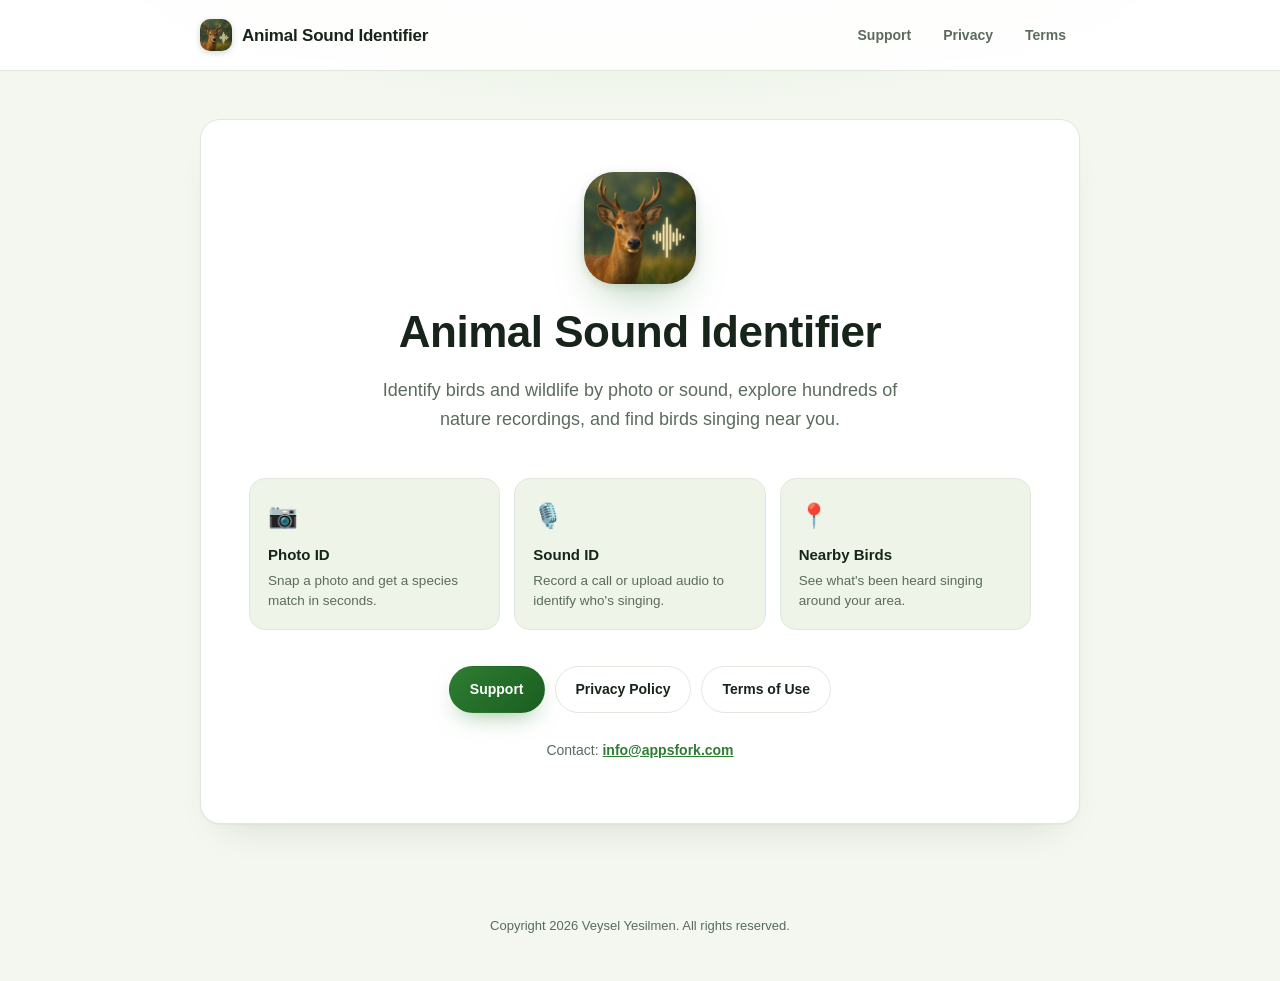
<file: index.html>
<!doctype html>
<html lang="en">
<head><meta charset="utf-8"/><meta name="viewport" content="width=device-width, initial-scale=1"/>
<title>Animal Sound Identifier</title><link rel="icon" type="image/png" href="./favicon.png?v=2"/><link rel="stylesheet" href="./styles.css?v=2"/></head>
<body><header><div class="wrap topbar"><a class="brand" href="./index.html"><img class="brand-icon" src="./icon.png?v=2" alt="Animal Sound Identifier"/>Animal Sound Identifier</a>
<nav aria-label="Legal and support"><a href="./support.html">Support</a><a href="./privacy.html">Privacy</a><a href="./terms.html">Terms</a></nav></div></header><main><div class="wrap"><article class="panel">
<div class="hero">
<img class="hero-icon" src="./icon.png?v=2" alt="Animal Sound Identifier app icon"/>
<h1>Animal Sound Identifier</h1>
<p class="lead">Identify birds and wildlife by photo or sound, explore hundreds of nature recordings, and find birds singing near you.</p>
</div>

<div class="feature-grid">
<div class="feature"><span class="emoji">📷</span><h3>Photo ID</h3><p>Snap a photo and get a species match in seconds.</p></div>
<div class="feature"><span class="emoji">🎙️</span><h3>Sound ID</h3><p>Record a call or upload audio to identify who's singing.</p></div>
<div class="feature"><span class="emoji">📍</span><h3>Nearby Birds</h3><p>See what's been heard singing around your area.</p></div>
</div>

<div class="button-row">
<a class="btn btn-primary" href="./support.html">Support</a>
<a class="btn btn-ghost" href="./privacy.html">Privacy Policy</a>
<a class="btn btn-ghost" href="./terms.html">Terms of Use</a>
</div>

<p class="contact-line" style="text-align:center">Contact: <a href="mailto:info@appsfork.com">info@appsfork.com</a></p>
</article></div></main><footer><div class="wrap">Copyright 2026 Veysel Yesilmen. All rights reserved.</div></footer></body></html>
</file>
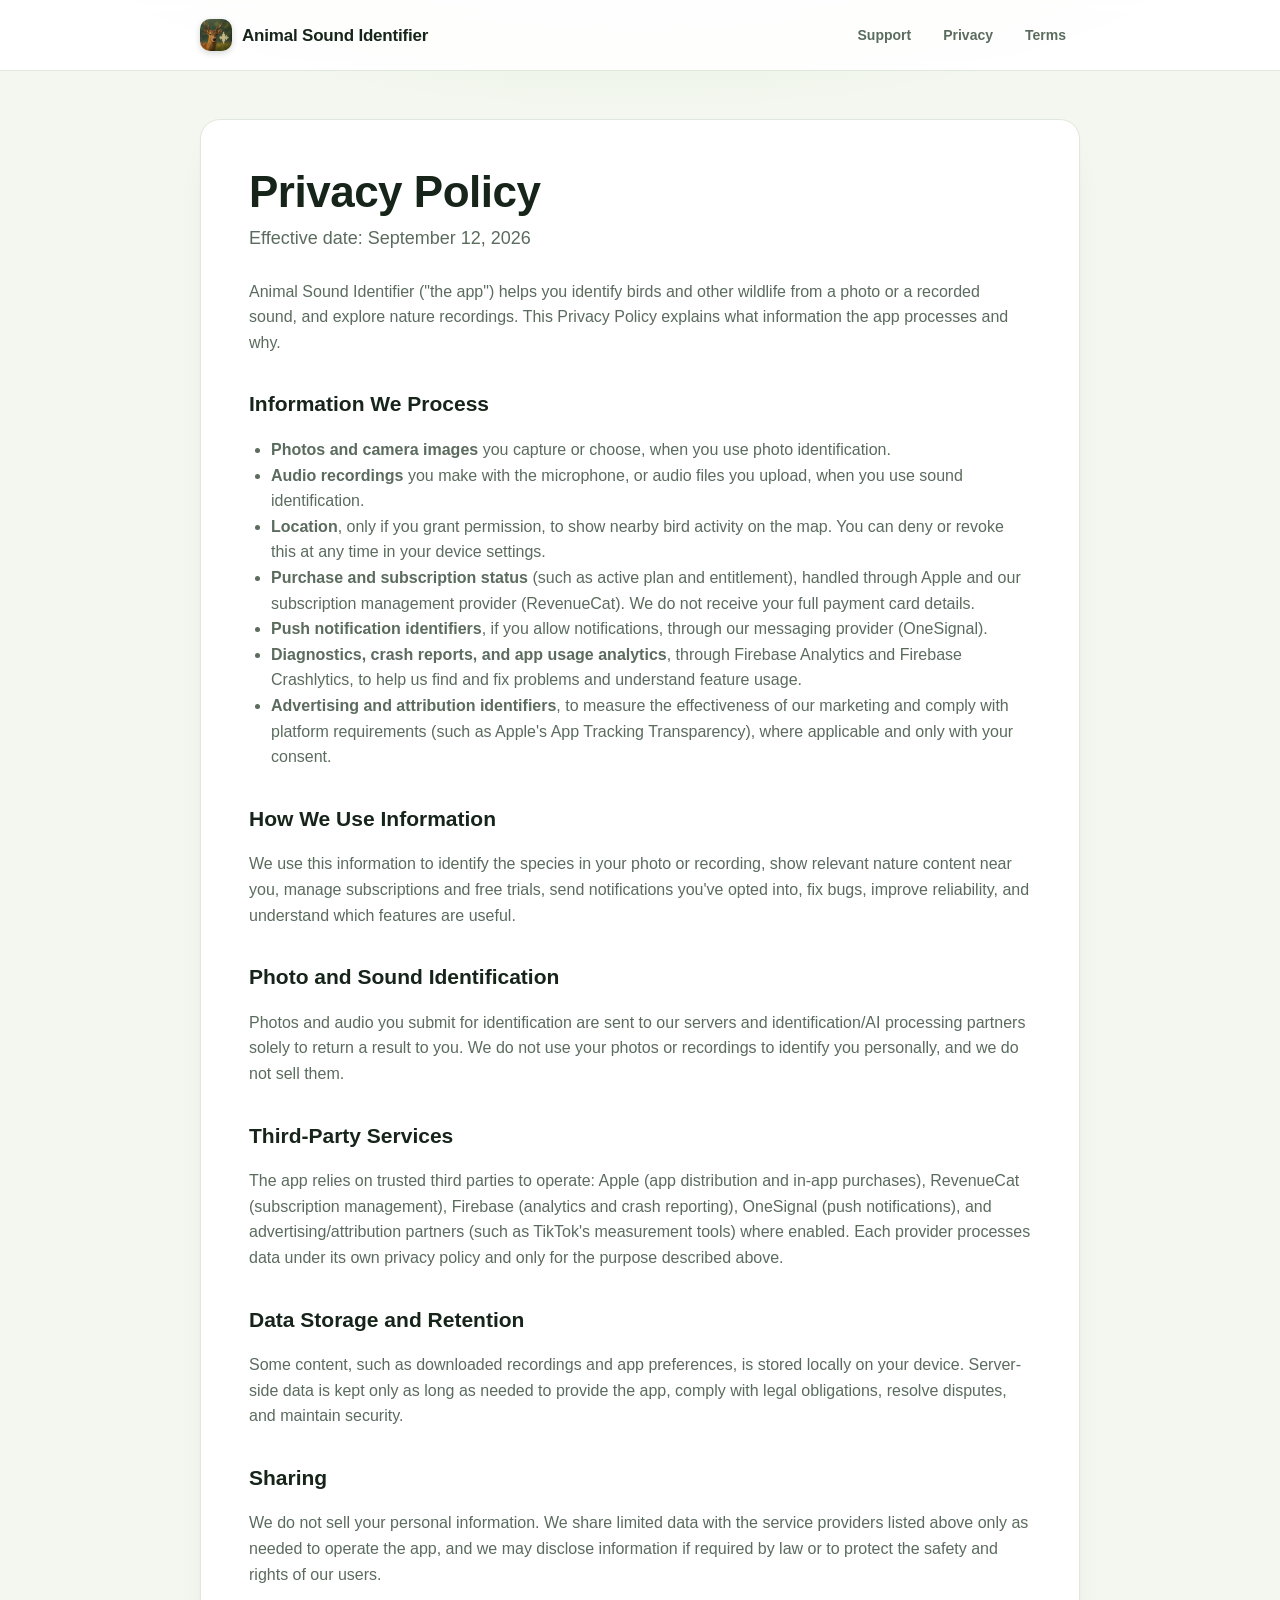
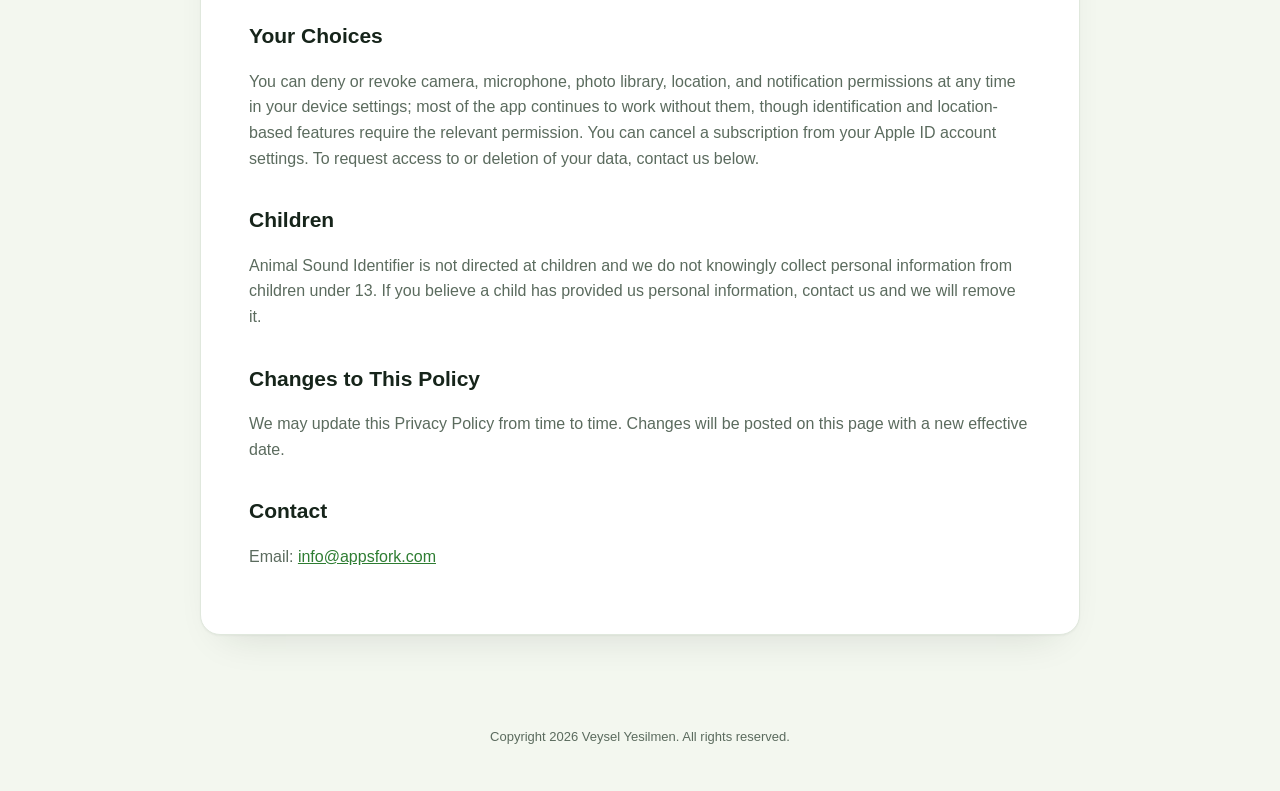
<file: privacy.html>
<!doctype html>
<html lang="en">
<head><meta charset="utf-8"/><meta name="viewport" content="width=device-width, initial-scale=1"/>
<title>Privacy Policy - Animal Sound Identifier</title><link rel="icon" type="image/png" href="./favicon.png?v=2"/><link rel="stylesheet" href="./styles.css?v=2"/></head>
<body><header><div class="wrap topbar"><a class="brand" href="./index.html"><img class="brand-icon" src="./icon.png?v=2" alt="Animal Sound Identifier"/>Animal Sound Identifier</a>
<nav aria-label="Legal and support"><a href="./support.html">Support</a><a href="./privacy.html">Privacy</a><a href="./terms.html">Terms</a></nav></div></header><main><div class="wrap"><article class="panel"><h1>Privacy Policy</h1>
<p class="lead">Effective date: September 12, 2026</p>
<p>Animal Sound Identifier ("the app") helps you identify birds and other wildlife from a photo or a recorded sound, and explore nature recordings. This Privacy Policy explains what information the app processes and why.</p>

<h2>Information We Process</h2>
<ul>
<li><strong>Photos and camera images</strong> you capture or choose, when you use photo identification.</li>
<li><strong>Audio recordings</strong> you make with the microphone, or audio files you upload, when you use sound identification.</li>
<li><strong>Location</strong>, only if you grant permission, to show nearby bird activity on the map. You can deny or revoke this at any time in your device settings.</li>
<li><strong>Purchase and subscription status</strong> (such as active plan and entitlement), handled through Apple and our subscription management provider (RevenueCat). We do not receive your full payment card details.</li>
<li><strong>Push notification identifiers</strong>, if you allow notifications, through our messaging provider (OneSignal).</li>
<li><strong>Diagnostics, crash reports, and app usage analytics</strong>, through Firebase Analytics and Firebase Crashlytics, to help us find and fix problems and understand feature usage.</li>
<li><strong>Advertising and attribution identifiers</strong>, to measure the effectiveness of our marketing and comply with platform requirements (such as Apple's App Tracking Transparency), where applicable and only with your consent.</li>
</ul>

<h2>How We Use Information</h2>
<p>We use this information to identify the species in your photo or recording, show relevant nature content near you, manage subscriptions and free trials, send notifications you've opted into, fix bugs, improve reliability, and understand which features are useful.</p>

<h2>Photo and Sound Identification</h2>
<p>Photos and audio you submit for identification are sent to our servers and identification/AI processing partners solely to return a result to you. We do not use your photos or recordings to identify you personally, and we do not sell them.</p>

<h2>Third-Party Services</h2>
<p>The app relies on trusted third parties to operate: Apple (app distribution and in-app purchases), RevenueCat (subscription management), Firebase (analytics and crash reporting), OneSignal (push notifications), and advertising/attribution partners (such as TikTok's measurement tools) where enabled. Each provider processes data under its own privacy policy and only for the purpose described above.</p>

<h2>Data Storage and Retention</h2>
<p>Some content, such as downloaded recordings and app preferences, is stored locally on your device. Server-side data is kept only as long as needed to provide the app, comply with legal obligations, resolve disputes, and maintain security.</p>

<h2>Sharing</h2>
<p>We do not sell your personal information. We share limited data with the service providers listed above only as needed to operate the app, and we may disclose information if required by law or to protect the safety and rights of our users.</p>

<h2>Your Choices</h2>
<p>You can deny or revoke camera, microphone, photo library, location, and notification permissions at any time in your device settings; most of the app continues to work without them, though identification and location-based features require the relevant permission. You can cancel a subscription from your Apple ID account settings. To request access to or deletion of your data, contact us below.</p>

<h2>Children</h2>
<p>Animal Sound Identifier is not directed at children and we do not knowingly collect personal information from children under 13. If you believe a child has provided us personal information, contact us and we will remove it.</p>

<h2>Changes to This Policy</h2>
<p>We may update this Privacy Policy from time to time. Changes will be posted on this page with a new effective date.</p>

<h2>Contact</h2>
<p>Email: <a href="mailto:info@appsfork.com">info@appsfork.com</a></p>
</article></div></main><footer><div class="wrap">Copyright 2026 Veysel Yesilmen. All rights reserved.</div></footer></body></html>
</file>
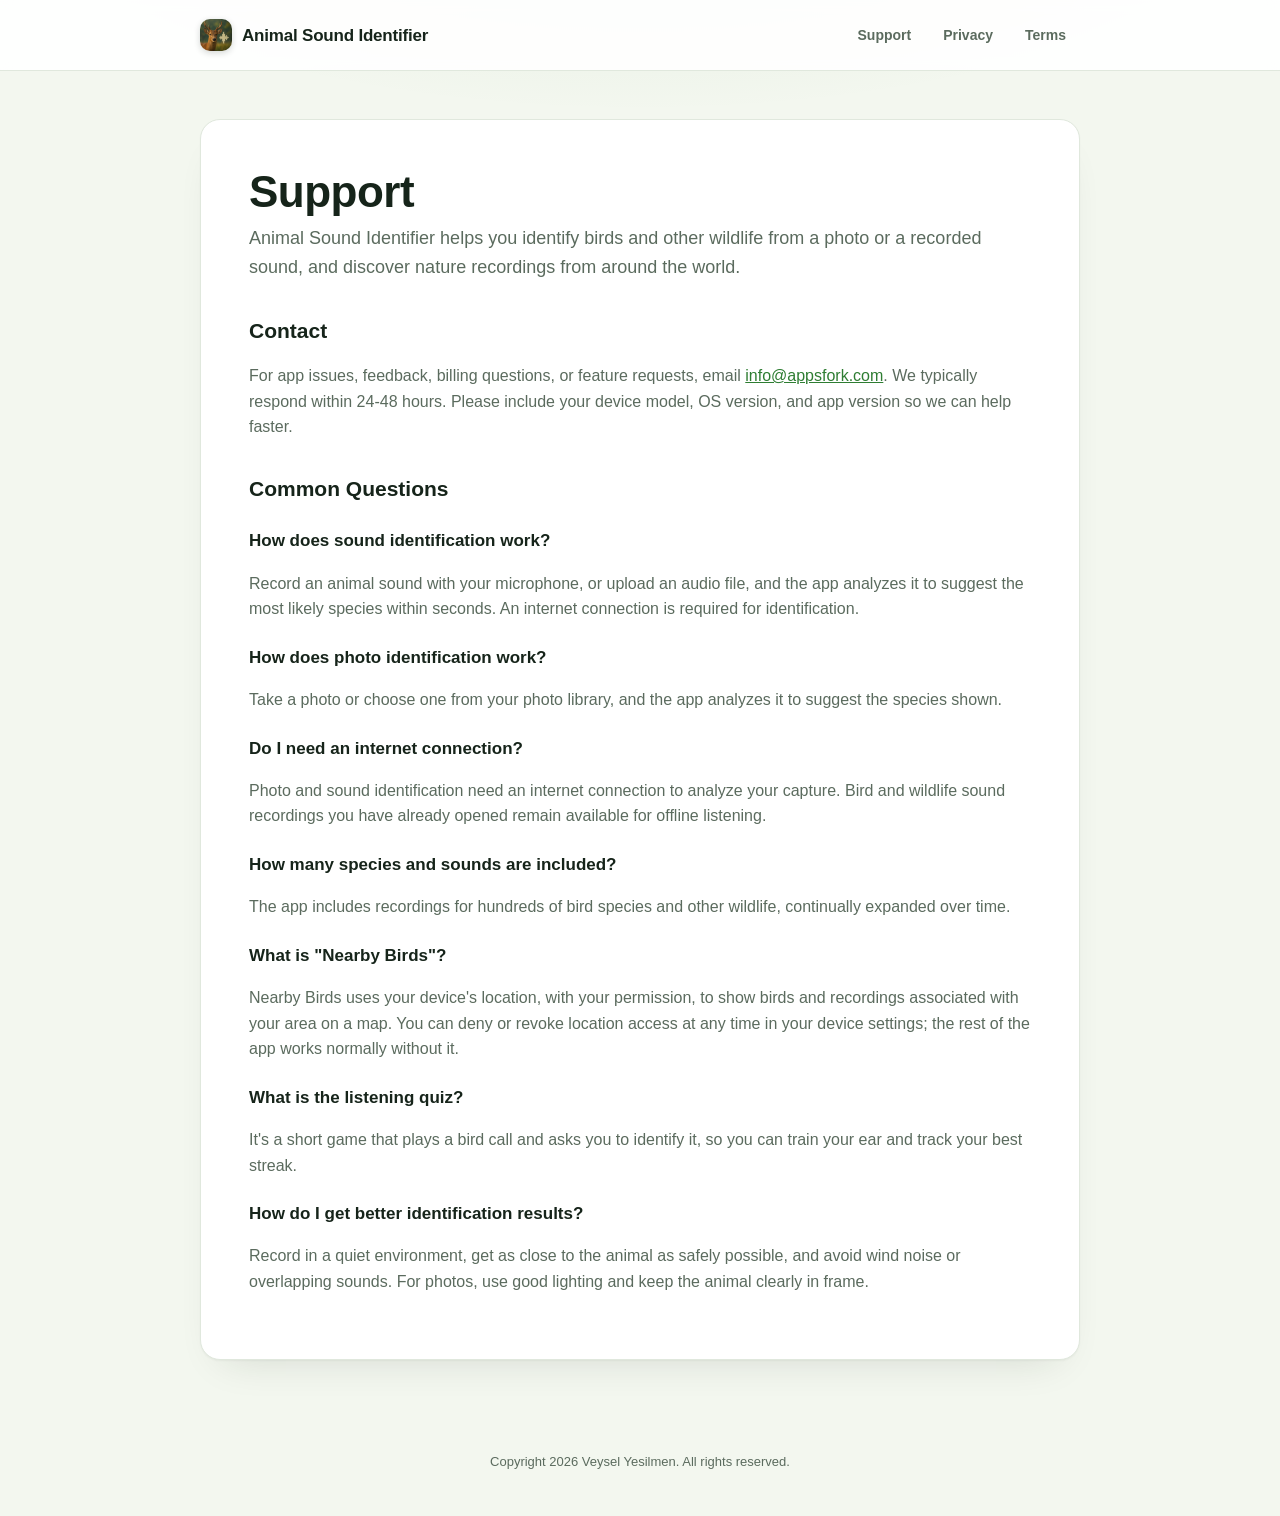
<file: support.html>
<!doctype html>
<html lang="en">
<head><meta charset="utf-8"/><meta name="viewport" content="width=device-width, initial-scale=1"/>
<title>Support - Animal Sound Identifier</title><link rel="icon" type="image/png" href="./favicon.png?v=2"/><link rel="stylesheet" href="./styles.css?v=2"/></head>
<body><header><div class="wrap topbar"><a class="brand" href="./index.html"><img class="brand-icon" src="./icon.png?v=2" alt="Animal Sound Identifier"/>Animal Sound Identifier</a>
<nav aria-label="Legal and support"><a href="./support.html">Support</a><a href="./privacy.html">Privacy</a><a href="./terms.html">Terms</a></nav></div></header><main><div class="wrap"><article class="panel"><h1>Support</h1>
<p class="lead">Animal Sound Identifier helps you identify birds and other wildlife from a photo or a recorded sound, and discover nature recordings from around the world.</p>

<h2>Contact</h2>
<p>For app issues, feedback, billing questions, or feature requests, email <a href="mailto:info@appsfork.com">info@appsfork.com</a>. We typically respond within 24-48 hours. Please include your device model, OS version, and app version so we can help faster.</p>

<h2>Common Questions</h2>

<h3>How does sound identification work?</h3>
<p>Record an animal sound with your microphone, or upload an audio file, and the app analyzes it to suggest the most likely species within seconds. An internet connection is required for identification.</p>

<h3>How does photo identification work?</h3>
<p>Take a photo or choose one from your photo library, and the app analyzes it to suggest the species shown.</p>

<h3>Do I need an internet connection?</h3>
<p>Photo and sound identification need an internet connection to analyze your capture. Bird and wildlife sound recordings you have already opened remain available for offline listening.</p>

<h3>How many species and sounds are included?</h3>
<p>The app includes recordings for hundreds of bird species and other wildlife, continually expanded over time.</p>

<h3>What is "Nearby Birds"?</h3>
<p>Nearby Birds uses your device's location, with your permission, to show birds and recordings associated with your area on a map. You can deny or revoke location access at any time in your device settings; the rest of the app works normally without it.</p>

<h3>What is the listening quiz?</h3>
<p>It's a short game that plays a bird call and asks you to identify it, so you can train your ear and track your best streak.</p>

<h3>How do I get better identification results?</h3>
<p>Record in a quiet environment, get as close to the animal as safely possible, and avoid wind noise or overlapping sounds. For photos, use good lighting and keep the animal clearly in frame.</p>
</article></div></main><footer><div class="wrap">Copyright 2026 Veysel Yesilmen. All rights reserved.</div></footer></body></html>
</file>
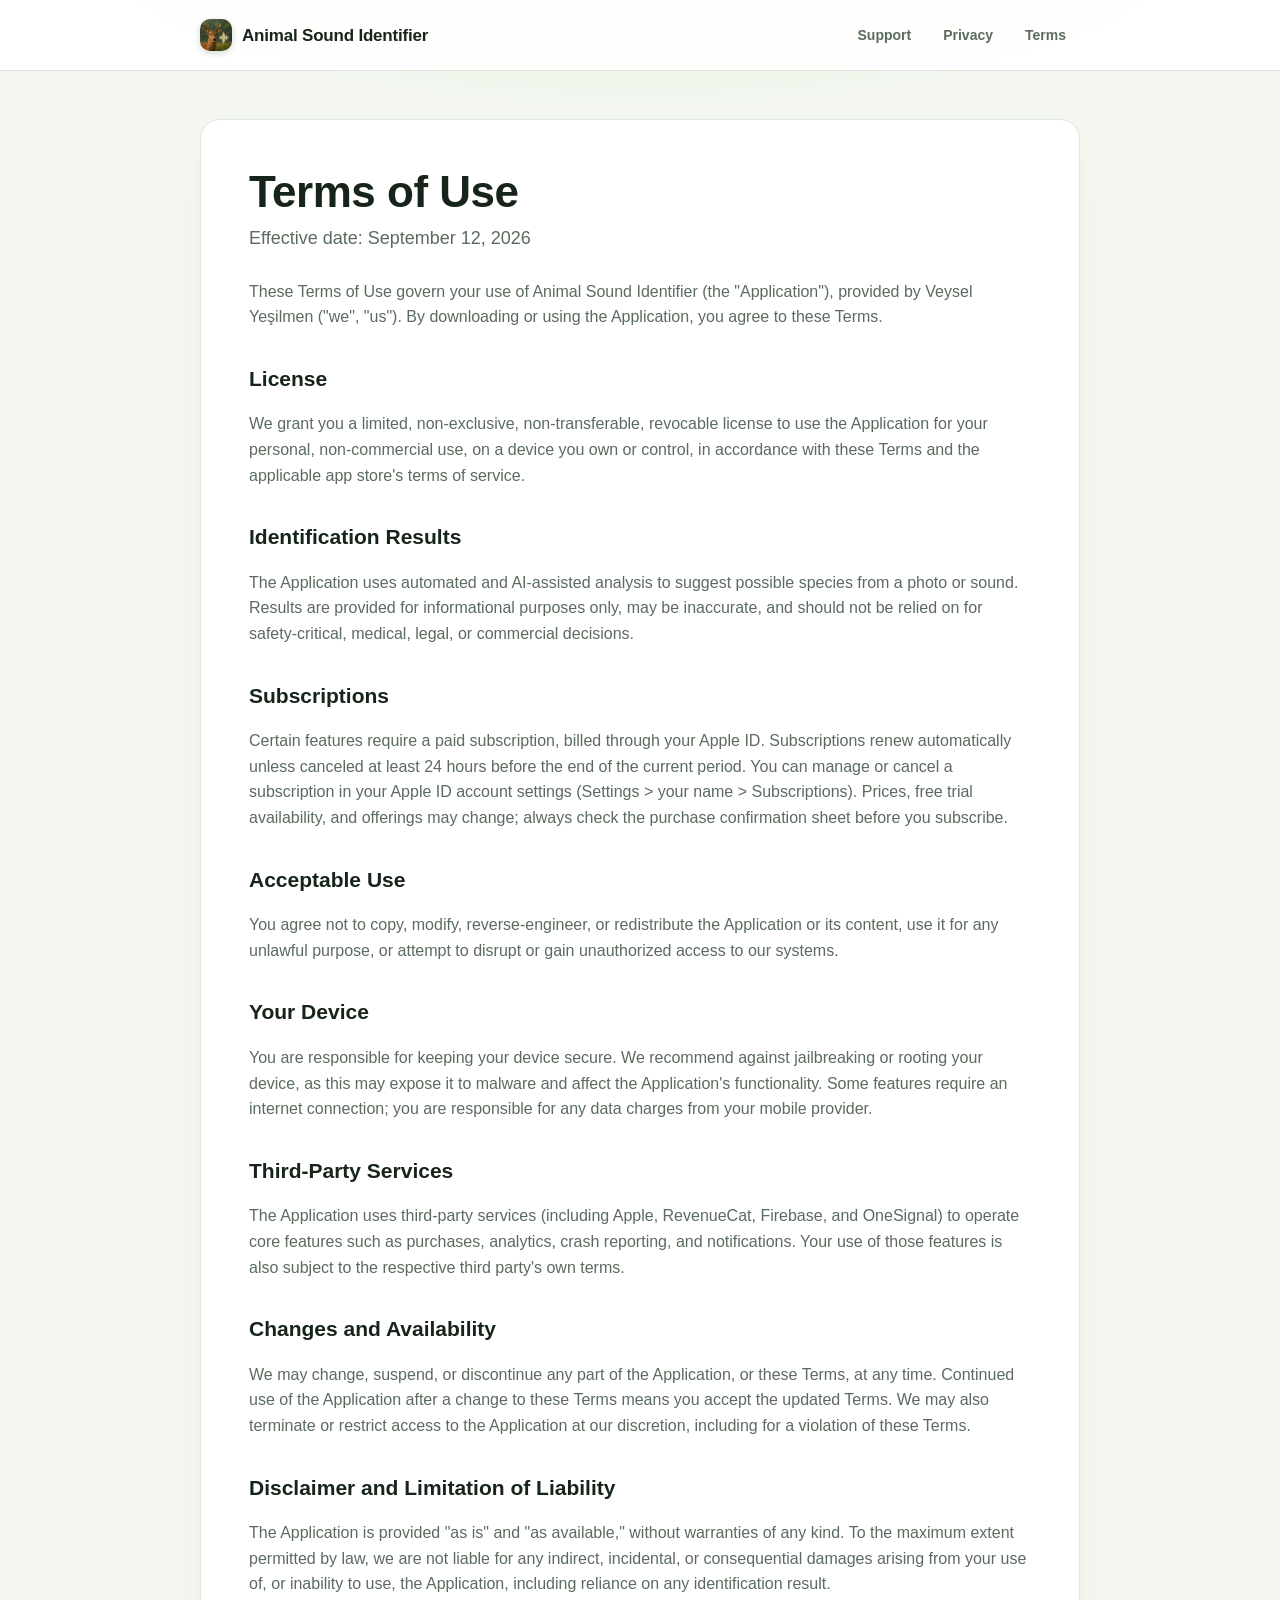
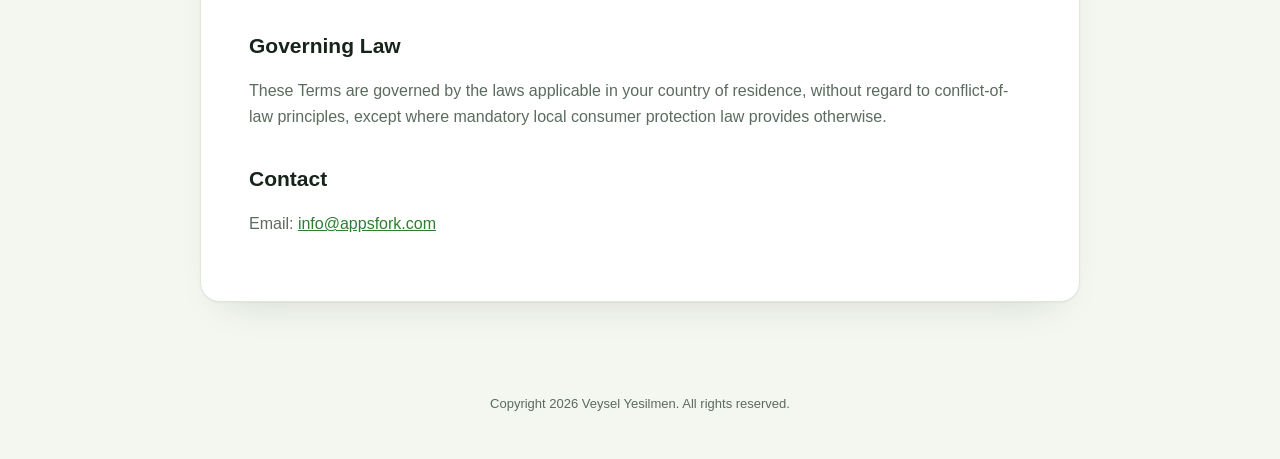
<file: terms.html>
<!doctype html>
<html lang="en">
<head><meta charset="utf-8"/><meta name="viewport" content="width=device-width, initial-scale=1"/>
<title>Terms of Use - Animal Sound Identifier</title><link rel="icon" type="image/png" href="./favicon.png?v=2"/><link rel="stylesheet" href="./styles.css?v=2"/></head>
<body><header><div class="wrap topbar"><a class="brand" href="./index.html"><img class="brand-icon" src="./icon.png?v=2" alt="Animal Sound Identifier"/>Animal Sound Identifier</a>
<nav aria-label="Legal and support"><a href="./support.html">Support</a><a href="./privacy.html">Privacy</a><a href="./terms.html">Terms</a></nav></div></header><main><div class="wrap"><article class="panel"><h1>Terms of Use</h1>
<p class="lead">Effective date: September 12, 2026</p>
<p>These Terms of Use govern your use of Animal Sound Identifier (the "Application"), provided by Veysel Yeşilmen ("we", "us"). By downloading or using the Application, you agree to these Terms.</p>

<h2>License</h2>
<p>We grant you a limited, non-exclusive, non-transferable, revocable license to use the Application for your personal, non-commercial use, on a device you own or control, in accordance with these Terms and the applicable app store's terms of service.</p>

<h2>Identification Results</h2>
<p>The Application uses automated and AI-assisted analysis to suggest possible species from a photo or sound. Results are provided for informational purposes only, may be inaccurate, and should not be relied on for safety-critical, medical, legal, or commercial decisions.</p>

<h2>Subscriptions</h2>
<p>Certain features require a paid subscription, billed through your Apple ID. Subscriptions renew automatically unless canceled at least 24 hours before the end of the current period. You can manage or cancel a subscription in your Apple ID account settings (Settings &gt; your name &gt; Subscriptions). Prices, free trial availability, and offerings may change; always check the purchase confirmation sheet before you subscribe.</p>

<h2>Acceptable Use</h2>
<p>You agree not to copy, modify, reverse-engineer, or redistribute the Application or its content, use it for any unlawful purpose, or attempt to disrupt or gain unauthorized access to our systems.</p>

<h2>Your Device</h2>
<p>You are responsible for keeping your device secure. We recommend against jailbreaking or rooting your device, as this may expose it to malware and affect the Application's functionality. Some features require an internet connection; you are responsible for any data charges from your mobile provider.</p>

<h2>Third-Party Services</h2>
<p>The Application uses third-party services (including Apple, RevenueCat, Firebase, and OneSignal) to operate core features such as purchases, analytics, crash reporting, and notifications. Your use of those features is also subject to the respective third party's own terms.</p>

<h2>Changes and Availability</h2>
<p>We may change, suspend, or discontinue any part of the Application, or these Terms, at any time. Continued use of the Application after a change to these Terms means you accept the updated Terms. We may also terminate or restrict access to the Application at our discretion, including for a violation of these Terms.</p>

<h2>Disclaimer and Limitation of Liability</h2>
<p>The Application is provided "as is" and "as available," without warranties of any kind. To the maximum extent permitted by law, we are not liable for any indirect, incidental, or consequential damages arising from your use of, or inability to use, the Application, including reliance on any identification result.</p>

<h2>Governing Law</h2>
<p>These Terms are governed by the laws applicable in your country of residence, without regard to conflict-of-law principles, except where mandatory local consumer protection law provides otherwise.</p>

<h2>Contact</h2>
<p>Email: <a href="mailto:info@appsfork.com">info@appsfork.com</a></p>
</article></div></main><footer><div class="wrap">Copyright 2026 Veysel Yesilmen. All rights reserved.</div></footer></body></html>
</file>
<file: styles.css>
:root{color-scheme:light;--bg:#f3f7ef;--surface:#ffffff;--surface2:#eef4e8;--text:#16241a;--muted:#5b6b5e;--line:#e0e8dd;--primary:#2e7d32;--primary-dark:#1b5e20;--accent:#ff8f00}
*{box-sizing:border-box}
body{margin:0;background:
    radial-gradient(1100px 420px at 50% -140px,rgba(46,125,50,.10),transparent 60%),
    var(--bg);
  color:var(--text);font-family:-apple-system,BlinkMacSystemFont,"Segoe UI",sans-serif;line-height:1.6}
header{background:rgba(255,255,255,.9);backdrop-filter:blur(6px);border-bottom:1px solid var(--line);position:sticky;top:0;z-index:10}
.wrap{width:min(880px,calc(100% - 32px));margin:0 auto}
.topbar{display:flex;align-items:center;justify-content:space-between;gap:16px;padding:16px 0}
.brand{color:var(--text);font-size:17px;font-weight:800;text-decoration:none;display:flex;align-items:center;gap:10px;letter-spacing:-.2px}
.brand-icon{width:32px;height:32px;border-radius:10px;object-fit:cover;display:inline-block;box-shadow:0 2px 6px rgba(22,36,26,.18)}
nav{display:flex;gap:4px;flex-wrap:wrap;justify-content:flex-end}
nav a{color:var(--muted);font-size:14px;font-weight:700;text-decoration:none;padding:8px 14px;border-radius:999px;transition:background .15s,color .15s}
nav a:hover,nav a:focus{color:var(--primary-dark);background:var(--surface2)}
main{padding:48px 0 64px}
.panel{background:var(--surface);border:1px solid var(--line);border-radius:20px;padding:clamp(24px,4vw,48px);box-shadow:0 1px 2px rgba(22,36,26,.04),0 20px 40px -24px rgba(22,36,26,.16)}
h1{margin:0 0 8px;font-size:clamp(30px,6vw,44px);line-height:1.08;letter-spacing:-.5px}
h2{margin:32px 0 10px;font-size:21px;color:var(--text)}
h3{margin:22px 0 8px;font-size:17px;color:var(--text)}
p,li{color:var(--muted)}
.lead{margin:0 0 26px;color:var(--muted);font-size:18px}
a{color:var(--primary)}
ul{padding-left:22px}
.notice{margin:18px 0;padding:16px 18px;background:rgba(255,143,0,.08);border:1px solid rgba(255,143,0,.35);border-radius:12px;color:#7a4a00}
.notice strong{color:#a35c00}
.contact{margin-top:18px;padding:16px;background:var(--surface2);border:1px solid var(--line);border-radius:12px}
footer{padding:28px 0 44px;color:var(--muted);font-size:13px;text-align:center}

/* Landing page hero */
.hero{display:flex;flex-direction:column;align-items:center;text-align:center;gap:6px;padding:4px 0 8px}
.hero-icon{width:112px;height:112px;border-radius:30px;object-fit:cover;box-shadow:0 22px 44px -16px rgba(46,125,50,.4),0 2px 10px rgba(22,36,26,.12);margin-bottom:18px}
.hero h1{margin:0}
.hero .lead{max-width:520px;margin:14px auto 0}

.feature-grid{display:grid;grid-template-columns:repeat(auto-fit,minmax(160px,1fr));gap:14px;margin:36px 0}
.feature{background:var(--surface2);border:1px solid var(--line);border-radius:16px;padding:18px;text-align:left}
.feature .emoji{font-size:24px;display:block;margin-bottom:8px}
.feature h3{margin:0 0 4px;font-size:15px;color:var(--text)}
.feature p{margin:0;font-size:13.5px;line-height:1.5}

.button-row{display:flex;flex-wrap:wrap;gap:10px;justify-content:center;margin-top:6px}
.btn{display:inline-flex;align-items:center;gap:6px;padding:11px 20px;border-radius:999px;font-weight:700;font-size:14px;text-decoration:none;border:1px solid var(--line);transition:transform .15s,box-shadow .15s}
.btn-primary{background:linear-gradient(135deg,var(--primary),var(--primary-dark));color:#fff;border-color:transparent;box-shadow:0 10px 24px -10px rgba(46,125,50,.55)}
.btn-primary:hover{transform:translateY(-1px)}
.btn-ghost{background:var(--surface);color:var(--text)}
.btn-ghost:hover{background:var(--surface2)}

.contact-line{margin-top:26px;color:var(--muted);font-size:14px}
.contact-line a{font-weight:700}

@media(max-width:560px){.topbar{align-items:flex-start;flex-direction:column}nav{justify-content:flex-start;margin-left:-14px}}
</file>
